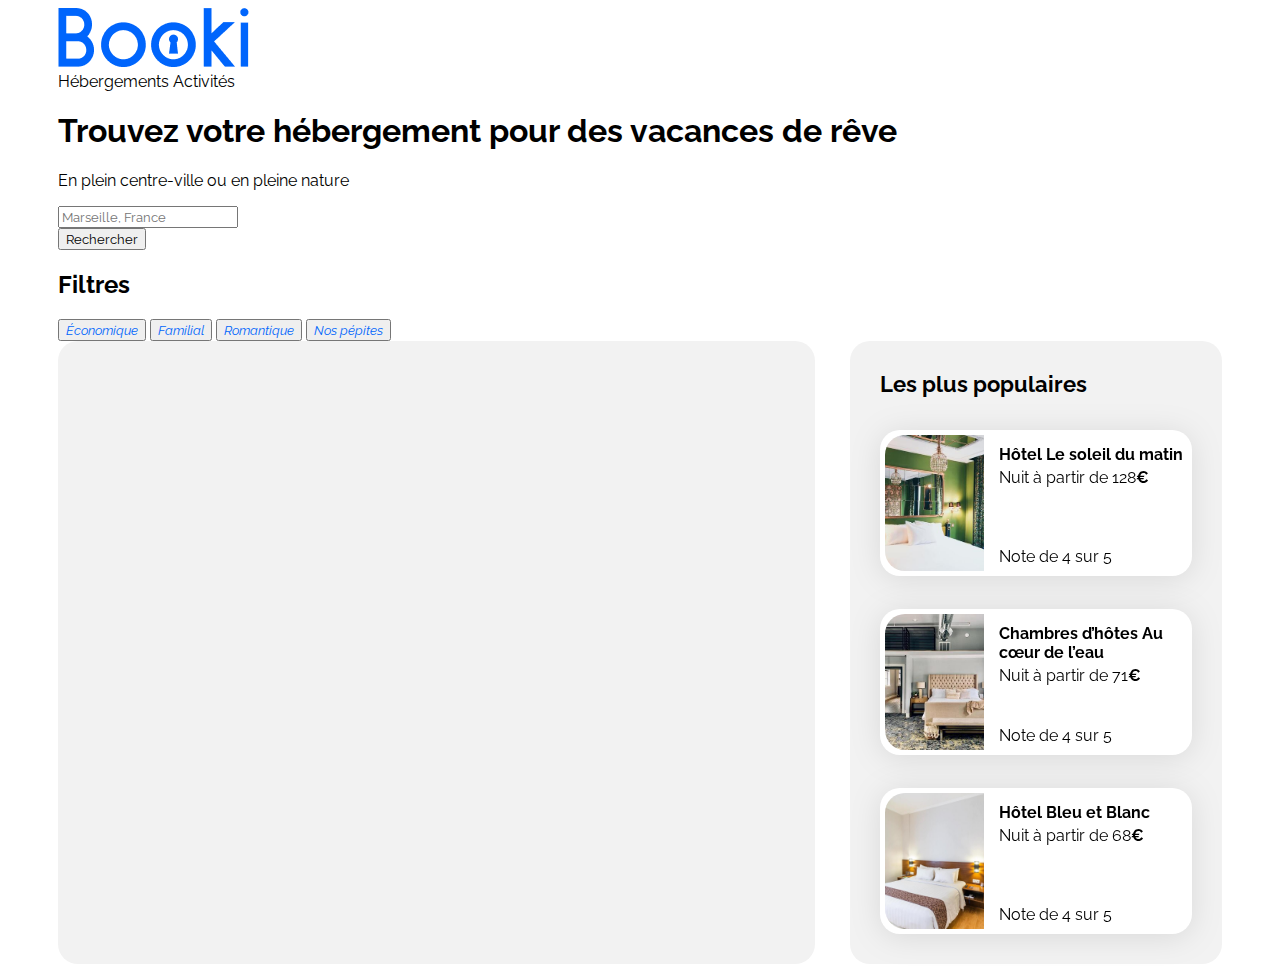
<file: booki-starter-code/index.html>
<!DOCTYPE html>
<html lang="fr">

<head>
    <meta charset="UTF-8">
    <meta name="viewport" content="width=device-width, initial-scale=1.0">
    <title>Booki</title>
    <link rel="preconnect" href="https://fonts.googleapis.com">
    <link rel="preconnect" href="https://fonts.gstatic.com" crossorigin>
    <link href="https://fonts.googleapis.com/css2?family=Raleway:wght@400;500;700&display=swap" rel="stylesheet">
    <link rel="stylesheet" href="https://cdnjs.cloudflare.com/ajax/libs/font-awesome/6.2.1/css/all.min.css"
        integrity="sha512-MV7K8+y+gLIBoVD59lQIYicR65iaqukzvf/nwasF0nqhPay5w/9lJmVM2hMDcnK1OnMGCdVK+iQrJ7lzPJQd1w=="
        crossorigin="anonymous" referrerpolicy="no-referrer" />
    <link rel="stylesheet" href="./css/style.css">
</head>

<body>
    <div class="main-container">
        <!-- Header Logo & Navbar-->
        <header>

            <div>
                <img src="images/logo/Booki.png" alt="Logo agence Booki" class="logo">
            </div>

            <nav>
                <a href="#hebergergement" class="link-nav">Hébergements</a>
                <a href="#activite" class="link-nav">Activités</a>
            </nav>
        </header>

        <!-- Section Research -->
        <main>
            <section>
                <h1>Trouvez votre hébergement pour des vacances de rêve</h1>
                <p>En plein centre-ville ou en pleine nature</p>
                <div class="search-button">
                    <div class="icon-location"><i class="fa-solid fa-location-dot"></i>
                    </div>
                    <div class="search-bar">
                        <form method="post">
                            <input type="search" id="site-search" name="site-search" class="textclass"
                                placeholder="Marseille, France" />
                        </form>
                    </div>
                    <div class="button">
                        <button id="search-button">
                            <span class="text">Rechercher</span>
                        </button>
                    </div>

                    <!-- filter-->
                    <div class="filters">
                        <div class="filter-title">
                            <h2>Filtres</h2>
                        </div>
                        <div class="filter-buttons">
                            <button class="filter-button">
                                <i class="fa-solid fa-money-bill-wave"> Économique</i>
                            </button>
                            <button class="filter-button">
                                <i class="fa-solid fa-person"> Familial</i>
                            </button>
                            <button class="filter-button">
                                <i class="fa-solid fa-heart"> Romantique</i>
                            </button>
                            <button class="filter-button">
                                <i class="fa-solid fa-fire"> Nos pépites</i>
                            </button>

                        </div>
                        <div class="filter-button"></div>
                        <div class="filter-button"></div>
                    </div>

                </div>


            </section>





            <div class="hebergements-and-populaires">
                <section class="hebergements">

                </section>
                <section class="populaires">
                    <div class="populaires-title">
                        <h2 class="section-title">Les plus populaires</h2>
                        <i class="fa-solid fa-chart-line" aria-hidden="true"></i>
                    </div>
                    <div class="populaires-cards">
                        <a href="#">
                            <article class="card">
                                <img src="./images/hebergements/emile-guillemot.jpg"
                                    alt="Image de la chambre d'hôtel montrant un lit">
                                <div class="card-content">
                                    <div class="card-txt">
                                        <h3 class="card-title">Hôtel Le soleil du matin</h3>
                                        <p class="card-subtitle">Nuit à partir de 128<span class="euro">€</span></p>
                                    </div>
                                    <div class="card-rating">
                                        <i class="fa-xs fa-solid fa-star" aria-hidden="true"></i>
                                        <i class="fa-xs fa-solid fa-star" aria-hidden="true"></i>
                                        <i class="fa-xs fa-solid fa-star" aria-hidden="true"></i>
                                        <i class="fa-xs fa-solid fa-star" aria-hidden="true"></i>
                                        <i class="fa-xs fa-solid fa-star neutral-star" aria-hidden="true"></i>
                                        <span class="sr-only">Note de 4 sur 5</span>
                                    </div>
                                </div>
                            </article>
                        </a>
                        <a href="#">
                            <article class="card">
                                <img src="./images/hebergements/aw-creative.jpg"
                                    alt="Image de la chambre d'hôtel montrant un lit">
                                <div class="card-content">
                                    <div class="card-txt">
                                        <h3 class="card-title">Chambres d’hôtes Au cœur de l’eau</h3>
                                        <p class="card-subtitle">Nuit à partir de 71<span class="euro">€</span></p>
                                    </div>
                                    <div class="card-rating">
                                        <i class="fa-xs fa-solid fa-star" aria-hidden="true"></i>
                                        <i class="fa-xs fa-solid fa-star" aria-hidden="true"></i>
                                        <i class="fa-xs fa-solid fa-star" aria-hidden="true"></i>
                                        <i class="fa-xs fa-solid fa-star" aria-hidden="true"></i>
                                        <i class="fa-xs fa-solid fa-star neutral-star" aria-hidden="true"></i>
                                        <span class="sr-only">Note de 4 sur 5</span>
                                    </div>
                                </div>
                            </article>
                        </a>
                        <a href="#">
                            <article class="card">
                                <img src="./images/hebergements/febrian-zakaria2.jpg"
                                    alt="Image de la chambre d'hôtel montrant un lit">
                                <div class="card-content">
                                    <div class="card-txt">
                                        <h3 class="card-title">Hôtel Bleu et Blanc</h3>
                                        <p class="card-subtitle">Nuit à partir de 68<span class="euro">€</span></p>
                                    </div>
                                    <div class="card-rating">
                                        <i class="fa-xs fa-solid fa-star" aria-hidden="true"></i>
                                        <i class="fa-xs fa-solid fa-star" aria-hidden="true"></i>
                                        <i class="fa-xs fa-solid fa-star" aria-hidden="true"></i>
                                        <i class="fa-xs fa-solid fa-star" aria-hidden="true"></i>
                                        <i class="fa-xs fa-solid fa-star neutral-star" aria-hidden="true"></i>
                                        <span class="sr-only">Note de 4 sur 5</span>
                                    </div>
                                </div>
                            </article>
                        </a>
                    </div>
                </section>
            </div>
        </main>
        <footer></footer>
    </div>
</body>

</html>
</file>
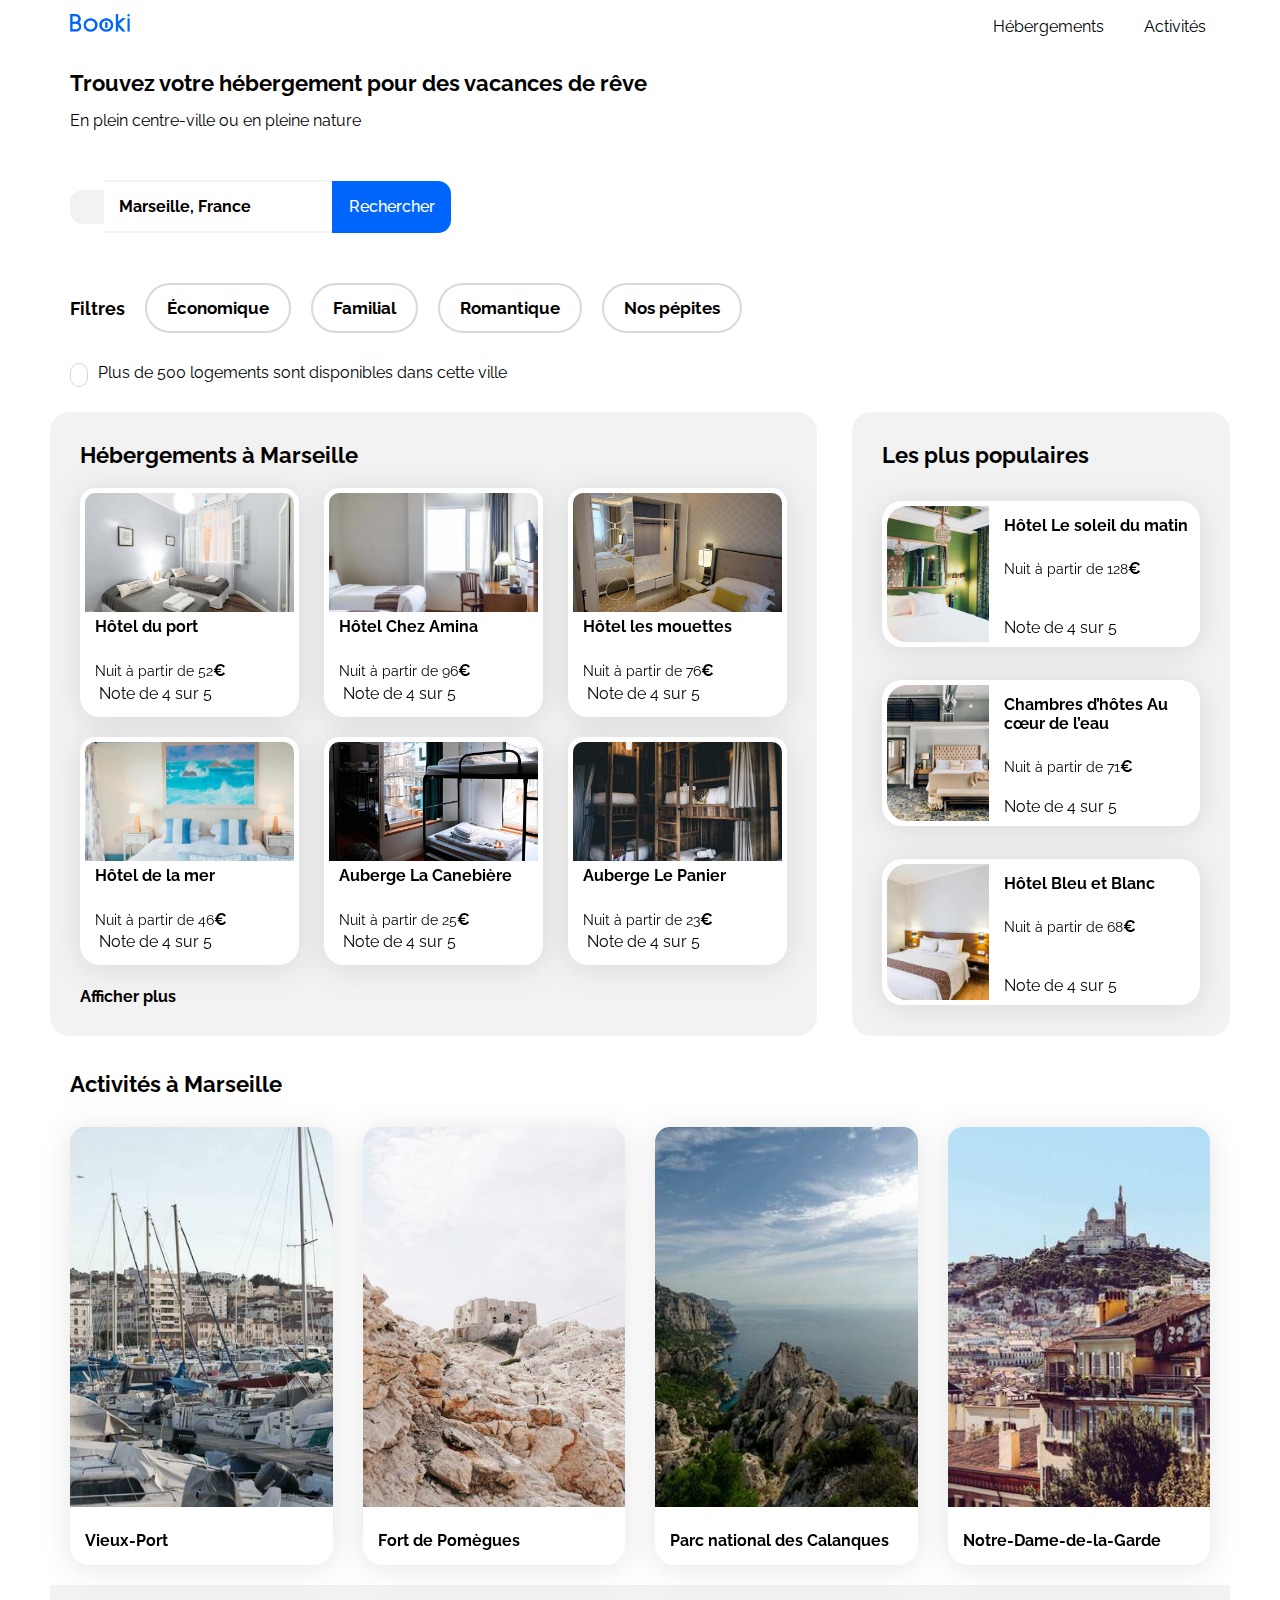
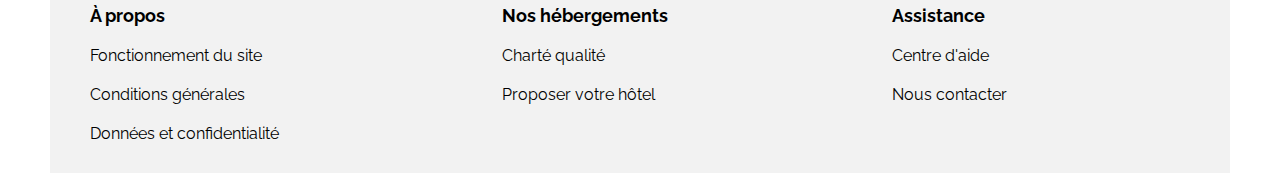
<file: Projet2/index.html>
<!DOCTYPE html>
<html lang="fr">

<head>
    <meta charset="UTF-8">
    <meta name="viewport" content="width=device-width, initial-scale=1.0">
    <title>Booki</title>
    <link rel="preconnect" href="https://fonts.googleapis.com">
    <link rel="preconnect" href="https://fonts.gstatic.com" crossorigin>
    <link href="https://fonts.googleapis.com/css2?family=Raleway:wght@400;500;700&display=swap" rel="stylesheet">
    <link rel="stylesheet" href="https://cdnjs.cloudflare.com/ajax/libs/font-awesome/6.2.1/css/all.min.css"
        integrity="sha512-MV7K8+y+gLIBoVD59lQIYicR65iaqukzvf/nwasF0nqhPay5w/9lJmVM2hMDcnK1OnMGCdVK+iQrJ7lzPJQd1w=="
        crossorigin="anonymous" referrerpolicy="no-referrer">
    <link rel="stylesheet" href="./css/style.css">
</head>

<body>
    <div class="main-container">
        
        <!-- Header Logo & Navbar -->
        
        <header>
            <div class="divlogo">
                <img src="images/logo/Booki.png" alt="Logo agence Booki" class="logo">
            </div>

            <nav>
                <a href="#hebergement" class="navlink">Hébergements</a>
                <a href="#activite" class="navlink">Activités</a>
            </nav>
        </header>

        <!-- Section Research -->

        <main>
            <section>
                <h1>Trouvez votre hébergement pour des vacances de rêve</h1>
                <p>En plein centre-ville ou en pleine nature</p>
                <div class="search-button">
                    <div class="icon-location"><i class="fa-solid fa-location-dot"></i>
                    </div>
                    <div class="search-bar">
                        <form method="post">
                            <input type="search" id="site-search" name="site-search" class="textclass"
                                placeholder="Marseille, France">
                        </form>
                    </div>
                    <div class="button">
                        <button id="search-button">
                            <span class="text">Rechercher</span>
                            <i class="fa-solid fa-magnifying-glass"></i>
                        </button>
                    </div>
                </div>

                    <!-- filters & button -->

                    <div class="filters">
                        <div class="filter-title">
                            <h2>Filtres</h2>
                        </div>
                        <div class="filter-buttons">
                            <button class="filter-button">
                                <span class="fa-solid fa-money-bill-wave"></span> Économique
                            </button>
                            <button class="filter-button">
                                <span class="fa-solid fa-person"></span> Familial
                            </button>
                            <button class="filter-button">
                                <span class="fa-solid fa-heart"></span> Romantique
                            </button>
                            <button class="filter-button">
                                <span class="fa-solid fa-fire"></span> Nos pépites
                            </button>
                        </div>
                    </div>
                <div class="space-txt-after-icon">
                    <span class="icon-container">
                        <i class="fa-solid fa-info"></i>
                    </span>
                
                <span class="text-after-icon"> Plus de 500 logements sont disponibles dans cette ville
                </span>
                </div>
            </section>
            

            <!-- Section Hebergements à Marseille -->
            
                <div class="hebergements-and-populaires" id="hebergement">
                    <section class="hebergements">
                        <div class="hebergements-title">
                            <h2 class="section-title">Hébergements à Marseille</h2>
                        </div>

                        <div class="hebergements-cards">
                            <!-- Hotel du port-->
                            <a href="#">
                                <article class="cardheb">
                                    <img src="./images/hebergements/fred-kleber.jpg" alt="Image chambre d'Hotel 2 lits">
                                    <div class="card-content">
                                        <div class="card-txt">
                                            <h3 class="card-title">Hôtel du port</h3>
                                            <p class="card-subtitle">
                                                Nuit à partir de 52<span class="euro">€</span>
                                            </p>
                                        </div>
                                        <div class="card-rating">
                                            <i class="fa-solid fa-star"></i>
                                            <i class="fa-solid fa-star"></i>
                                            <i class="fa-solid fa-star"></i>
                                            <i class="fa-solid fa-star"></i>
                                            <i class="fa-xs fa-solid fa-star neutral-star" aria-hidden="true"></i>
                                            <span class="sr-only">Note de 4 sur 5</span>
                                        </div>
                                    </div>
                                    <div class="back-card"></div>
                                </article>
                            </a>
                            <!-- Hôtel Chez Amina -->
                            <a href="#">
                                <article class="cardheb">
                                    <img src="./images/hebergements/febrian-zakaria.jpg"
                                        alt="Image de la chambre d'hôtel montrant un lit">
                                    <div class="card-content">
                                        <div class="card-txt">
                                            <h3 class="card-title">Hôtel Chez Amina</h3>
                                            <p class="card-subtitle">Nuit à partir de 96<span class="euro">€</span>
                                            </p>
                                        </div>
                                        <div class="card-rating">
                                            <i class="fa-solid fa-star"></i>
                                            <i class="fa-solid fa-star"></i>
                                            <i class="fa-solid fa-star"></i>
                                            <i class="fa-solid fa-star"></i>
                                            <i class="fa-xs fa-solid fa-star neutral-star" aria-hidden="true"></i>
                                            <span class="sr-only">Note de 4 sur 5</span>
                                        </div>
                                    </div>
                                </article>
                            </a>
                            <!-- Hôtel Les mouettes -->
                            <a href="#">
                                <article class="cardheb">
                                    <img src="./images/hebergements/reisetopia.jpg"
                                        alt="Image de la chambre d'hôtel montrant un lit">
                                    <div class="card-content">
                                        <div class="card-txt">
                                            <h3 class="card-title">Hôtel les mouettes</h3>
                                            <p class="card-subtitle">Nuit à partir de 76<span class="euro">€</span>
                                            </p>
                                        </div>
                                        <div class="card-rating">
                                            <i class="fa-solid fa-star"></i>
                                            <i class="fa-solid fa-star"></i>
                                            <i class="fa-solid fa-star"></i>
                                            <i class="fa-solid fa-star"></i>
                                            <i class="fa-xs fa-solid fa-star neutral-star" aria-hidden="true"></i>
                                            <span class="sr-only">Note de 4 sur 5</span>
                                        </div>
                                    </div>
                                </article>
                            </a>
                            <!-- Hôtel de la mer -->
                            <a href="#">
                                <article class="cardheb">
                                    <img src="./images/hebergements/annie-spratt.jpg"
                                        alt="Image de la chambre d'hôtel montrant un lit">
                                    <div class="card-content">
                                        <div class="card-txt">
                                            <h3 class="card-title">Hôtel de la mer</h3>
                                            <p class="card-subtitle">Nuit à partir de 46<span class="euro">€</span></p>
                                        </div>
                                        <div class="card-rating">
                                            <i class="fa-solid fa-star"></i>
                                            <i class="fa-solid fa-star"></i>
                                            <i class="fa-solid fa-star"></i>
                                            <i class="fa-solid fa-star"></i>
                                            <i class="fa-xs fa-solid fa-star neutral-star" aria-hidden="true"></i>
                                            <span class="sr-only">Note de 4 sur 5</span>
                                        </div>
                                    </div>
                                </article>
                            </a>
                            <!-- Auberge La Canebère -->
                            <a href="#">
                                <article class="cardheb">
                                    <img src="./images/hebergements/marcus-loke.jpg"
                                        alt="Image de la chambre d'hôtel montrant un lit">
                                    <div class="card-content">
                                        <div class="card-txt">
                                            <h3 class="card-title">Auberge La Canebière</h3>
                                            <p class="card-subtitle">Nuit à partir de 25<span class="euro">€</span></p>
                                        </div>
                                        <div class="card-rating">
                                            <i class="fa-solid fa-star"></i>
                                            <i class="fa-solid fa-star"></i>
                                            <i class="fa-solid fa-star"></i>
                                            <i class="fa-solid fa-star"></i>
                                            <i class="fa-xs fa-solid fa-star neutral-star" aria-hidden="true"></i>
                                            <span class="sr-only">Note de 4 sur 5</span>
                                        </div>
                                    </div>
                                </article>
                            </a>
                            <!-- Auberge Le Panier -->
                            <a href="#">
                                <article class="cardheb">
                                    <img src="./images/hebergements/nicate-lee.jpg"
                                        alt="Image de la chambre d'hôtel montrant un lit">
                                    <div class="card-content">
                                        <div class="card-txt">
                                            <h3 class="card-title">Auberge Le Panier</h3>
                                            <p class="card-subtitle">Nuit à partir de 23<span class="euro">€</span></p>
                                        </div>
                                        <div class="card-rating">
                                            <i class="fa-solid fa-star"></i>
                                            <i class="fa-solid fa-star"></i>
                                            <i class="fa-solid fa-star"></i>
                                            <i class="fa-solid fa-star"></i>
                                            <i class="fa-xs fa-solid fa-star neutral-star" aria-hidden="true"></i>
                                            <span class="sr-only">Note de 4 sur 5</span>
                                        </div>
                                    </div>
                                </article>
                            </a>
                        </div>    
                            <!-- Afficher plus -->
                        <div class="show-more">
                            <a href="#">Afficher plus</a>
                        </div>



        <!-- Cards Les plus populaires (droite)-->
                        
                    </section>
                    <section class="populaires">
                        <div class="populaires-title">
                            <h2 class="section-title">Les plus populaires</h2>
                            <i class="fa-solid fa-chart-line" aria-hidden="true"></i>
                        </div>
                        <div class="populaires-cards">
                            <a href="#">
                                <article class="card">
                                    <img src="./images/hebergements/emile-guillemot.jpg"
                                        alt="Image de la chambre d'hôtel montrant un lit">
                                    <div class="card-content">
                                        <div class="card-txt">
                                            <h3 class="card-title">Hôtel Le soleil du matin</h3>
                                            <p class="card-subtitle">Nuit à partir de 128<span class="euro">€</span></p>
                                        </div>
                                        <div class="card-rating">
                                            <i class="fa-xs fa-solid fa-star" aria-hidden="true"></i>
                                            <i class="fa-xs fa-solid fa-star" aria-hidden="true"></i>
                                            <i class="fa-xs fa-solid fa-star" aria-hidden="true"></i>
                                            <i class="fa-xs fa-solid fa-star" aria-hidden="true"></i>
                                            <i class="fa-xs fa-solid fa-star neutral-star" aria-hidden="true"></i>
                                            <span class="sr-only">Note de 4 sur 5</span>
                                        </div>
                                    </div>
                                </article>
                            </a>
                            <a href="#">
                                <article class="card">
                                    <img src="./images/hebergements/aw-creative.jpg"
                                        alt="Image de la chambre d'hôtel montrant un lit">
                                    <div class="card-content">
                                        <div class="card-txt">
                                            <h3 class="card-title">Chambres d’hôtes Au cœur de l’eau</h3>
                                            <p class="card-subtitle">Nuit à partir de 71<span class="euro">€</span></p>
                                        </div>
                                        <div class="card-rating">
                                            <i class="fa-xs fa-solid fa-star" aria-hidden="true"></i>
                                            <i class="fa-xs fa-solid fa-star" aria-hidden="true"></i>
                                            <i class="fa-xs fa-solid fa-star" aria-hidden="true"></i>
                                            <i class="fa-xs fa-solid fa-star" aria-hidden="true"></i>
                                            <i class="fa-xs fa-solid fa-star neutral-star" aria-hidden="true"></i>
                                            <span class="sr-only">Note de 4 sur 5</span>
                                        </div>
                                    </div>
                                </article>
                            </a>
                            <a href="#">
                                <article class="card">
                                    <img src="./images/hebergements/febrian-zakaria2.jpg"
                                        alt="Image de la chambre d'hôtel montrant un lit">
                                    <div class="card-content">
                                        <div class="card-txt">
                                            <h3 class="card-title">Hôtel Bleu et Blanc</h3>
                                            <p class="card-subtitle">Nuit à partir de 68<span class="euro">€</span></p>
                                        </div>
                                        <div class="card-rating">
                                            <i class="fa-xs fa-solid fa-star" aria-hidden="true"></i>
                                            <i class="fa-xs fa-solid fa-star" aria-hidden="true"></i>
                                            <i class="fa-xs fa-solid fa-star" aria-hidden="true"></i>
                                            <i class="fa-xs fa-solid fa-star" aria-hidden="true"></i>
                                            <i class="fa-xs fa-solid fa-star neutral-star" aria-hidden="true"></i>
                                            <span class="sr-only">Note de 4 sur 5</span>
                                        </div>
                                    </div>
                                </article>
                            </a>
                        </div>
                    </section>
                </div>

                <!-- Activities Marseille -->

                <section class="marseille-activities" id="activite">
                    <div class="div-title">
                         <h2 class="section-title">Activités à Marseille</h2>
                    </div>
                    <div class="activities-cards">
                        <!-- Vieux-Port -->
                        <article class="cardact">
                            <a href="#">
                                <img src="images/activites/reno-laithienne.jpg"
                                    alt="vieux port de Marseille avec des bateaux">
                                <div class="card-content">
                                    <div class="card-txt">
                                        <h3 class="card-title">Vieux-Port</h3>
                                    </div>
                                </div>
                            </a>
                        </article>
                        <!--Fort de Pomègues -->
                        <article class="cardact">
                            <a href="#">
                                <img src="images/activites/paul-hermann.jpg" alt="Fort de Pomègues et rochers">
                                <div class="card-content">
                                    <div class="card-txt">
                                        <h3 class="card-title">Fort de Pomègues</h3>
                                    </div>
                                </div>
                            </a>
                        </article>
                        <!--Parc national des Calanques -->
                        <article class="cardact">
                            <a href="#">
                                <img src="images/activites/kilyan-sockalingum.jpg"
                                    alt="vue en hauteur de rochers et la mer">
                                <div class="card-content">
                                    <div class="card-txt">
                                        <h3 class="card-title">Parc national des Calanques</h3>
                                    </div>
                                </div>
                            </a>
                        </article>
                        <!-- Notre-Dame-de-la-Garde-->
                        <article class="cardact">
                            <a href="#">
                                <img src="images/activites/florian-wehde.jpg"
                                    alt="vue en contre bas de Notre Dame de la Garde">
                                <div class="card-content">
                                    <div class="card-txt">
                                        <h3 class="card-title">Notre-Dame-de-la-Garde</h3>
                                    </div>
                                </div>
                            </a>
                        </article>
                    </div>
                </section>
        </main>
        
        <!------------------- Footer ------------------->

        <footer>
            <div class="pdp">
                <div class="about-footer">
                    <h3>À propos</h3>
                    <ul class="about-list">
                        <li><a href="#">Fonctionnement du site</a></li>
                        <li><a href="#">Conditions générales</a></li>
                        <li><a href="#">Données et confidentialité</a></li>
                    </ul>
                </div>

                <div class="hebergements-footer">
                    <h3>Nos hébergements</h3>
                    <ul class="hebergements-list">
                        <li><a href="#">Charté qualité</a></li>
                        <li><a href="#">Proposer votre hôtel</a></li>
                    </ul>
                </div>

                <div class="assistance-footer">
                    <h3>Assistance</h3>
                    <ul class="assistance-list">
                        <li><a href="#">Centre d'aide</a></li>
                        <li><a href="#">Nous contacter</a></li>
                    </ul>
                </div>
            </div>
        </footer>
    </div>
</body>

</html>
</file>
<file: booki-starter-code/css/style.css>
/****** General ***********/
* {
    font-family: 'Raleway', sans-serif;
}

:root {
    --main-color: #0065FC;
    --main-bg-color: #F2F2F2;
    --filter-bg-color: #DEEBFF;
}

.fa-solid {
    color: var(--main-color);
}

body {
    display: flex;
    justify-content: center;
}

.main-container {
    width: 100%;
    max-width: 1440px;
    padding: 0 50px;
    box-sizing: border-box;
}

a {
    color: inherit;
    text-decoration: none;
}

.section-title {
    margin: 0;
    font-size: 22px;
}

.card {
    background-color: white;
    border-radius: 20px;
    padding: 5px;
    filter: drop-shadow(0px 3px 15px rgba(0, 0, 0, 0.1));
}

.card img {
    object-fit: cover;
}

.card-title {
    font-size: 16px;
}

.euro {
    font-weight: 700;
}

.neutral-star {
    color: var(--main-bg-color)
}

/****** Hebergements And Populaires ***********/
.hebergements-and-populaires {
    display: flex;
    justify-content: space-between;
}

.hebergements-and-populaires section {
    background-color: var(--main-bg-color);
    border-radius: 20px;
    padding: 30px;
    box-sizing: border-box;
}

/****** Hebergements ***********/
.hebergements {
    width: 65%;
}

/****** Populaires ***********/
.populaires {
    width: 32%;
}

.populaires-title {
    display: flex;
    justify-content: space-between;
    align-items: center;
}

.populaires-cards .card {
    display: flex;
    margin-top: 33px;
}

.populaires-cards img {
    width: 33%;
    height: 136px;
    border-top-left-radius: 20px;
    border-bottom-left-radius: 20px;
}

.populaires-cards .card-content {
    width: 67%;
    padding-left: 15px;
    display: flex;
    flex-direction: column;
    justify-content: space-between;
    box-sizing: border-box;
}

.populaires-cards .card-title {
    margin-top: 10px;
    margin-bottom: 4px;
}

.populaires-cards .card-subtitle {
    margin: 0;
}

.populaires-cards .card-rating {
    margin-bottom: 5px;
}




/* Le code ci-dessous correspond à la version responsive uniquement */

/****** Media queries ***********/
/* Medium devices (tablets, less/equal than 1024px) */
@media (max-width: 1024px) {
    .hebergements-and-populaires {
        flex-direction: column;
    }

    .hebergements {
        width: 100%;
    }

    .populaires {
        width: 100%;
        margin-top: 50px;
    }

    .populaires-cards {
        display: flex;
        flex-direction: row;
        justify-content: space-between;
    }

    .populaires-cards a {
        width: 30%;
    }

    .populaires-cards .card-title {
        font-size: 14px;
    }

    .populaires-cards .card-subtitle {
        font-size: 13px;
    }
}

/* Small devices (phones, less than 768px) */
@media (max-width: 767.98px) {
    /* ... */
}
</file>
<file: Projet2/css/style.css>
/****** General ***********/
* {
    font-family: "Raleway", sans-serif;
    margin: 0px;
    padding: 0px;
    box-sizing: border-box;
    font-size: 16px;
}

/* Mon CSS */

html {
    max-width: 1440px;
    margin-left: auto;
    margin-right: auto;
}

header {
    display: flex;
    justify-content: space-between;
    align-items: center;
    padding-left: 20px;
    margin-right: 2%;
}

header img {
    width: 100%;
    max-width: 60px;
}

nav {
    display: flex;
    gap: 40px;
    text-decoration: none;
}

.navlink:hover {
    color: #0065fc;
    border-width: 2px 0 0 0;
    border-style: solid;
    border-color: #0065fc;
}

.navlink {
    display: flex;
    border-width: 2px 0 0 0;
    border-style: solid;
    border-color: white;
    height: 50px;
    align-items: center;
    cursor: pointer;
}

h1 {
    margin-bottom: -5px;
    font-size: 22px;
}

section {
    padding: 20px;
}

p {
    font-size: 16px;
    padding-top: 20px;
}

a {
    cursor: auto;
}


.search-button {
    display: flex;
    margin: 50px 0 50px 0;
    align-items: center;
}

.icon-location {
    border: 0;
    background-color: #f2f2f2;
    padding: 17px;
    border-radius: 13px 0 0 13px;

}

.icon-location i {
    color: #000000;
}

.search-bar input[type="search"] {
    padding: 15px;
    border-left: none;
    border-right: none;
    border-bottom-color: #f2f2f2;
    border-top-color: #f2f2f220;
}

.search-bar input[type="search"]::placeholder {
    color: black;
}

.search-bar input[type="search"]:focus {
    outline: none;
}

.button {
    padding: 16.5px;
    background-color: #0065fc;
    border: none;
    border-radius: 0 13px 13px 0;
    cursor: pointer;
}

.button button {
    border: none;
    color: white;
    font-size: medium;
    font-weight: 520;
    background-color: #0065fc;
    cursor: pointer;
}

.button .text {
    display: inline-block;
}

.button .icon {
    display: none;
}

.textclass {
    font-weight: bold;
    color: #000000;
    font-size: medium;
}

.text-after-icon {
    font-size: 16px;
}

.space-txt-after-icon {
    margin-bottom: 30px;
}

.filters {
    display: flex;
    align-items: center;
    font-size: 13px;
    gap: 20px;
    margin-bottom: 30px;
}

.filter-title h2 {

    font-size: 18px;
}

.filter-buttons {
    display: flex;
    gap: 20px;
}

.filter-button {
    height: 50px;
    font-size: 17px;
    font-weight: bold;
    background-color: white;
    border-radius: 30px;
    padding: 0 20px 0 20px;
    border: 2px solid #d9d9d9;
    cursor: pointer;
}

.filter-buttons :hover {
    background-color: #deebff;
}

.fa-info {
    border-radius: 30px;
    border: 1px solid #d9d9d9;
    padding: 4px 8px 5px 8px;
}

.icon-container {
    font-size: 11px;
    padding: 0 10px 0 0;
}

.icon-container i {
    font-size: 11px;
}

section {
    padding-bottom: 0;
}


/* Fin de mon CSS */

:root {
    --main-color: #0065fc;
    --main-bg-color: #f2f2f2;
    --filter-bg-color: #deebff;
}

.fa-solid {
    color: var(--main-color);
}

body {
    display: flex;
    justify-content: center;
    padding: 0;
    margin: 0px;
}

.main-container {
    width: 100%;
    max-width: 1440px;
    padding: 0 50px;

}

a {
    color: inherit;
    text-decoration: none;

}

.section-title {
    margin: 0;
    font-size: 22px;
}

.card {
    background-color: white;
    border-radius: 20px;
    padding: 5px;
    filter: drop-shadow(0px 3px 15px rgba(0, 0, 0, 0.1));
    transition: transform 0.3s ease;
    /* fluidité de transition hover */

}


.euro {
    font-weight: 700;
}

.neutral-star {
    color: var(--main-bg-color);
}

/****** Hebergements And Populaires ***********/
.hebergements-and-populaires {
    display: flex;
    justify-content: space-between;
}

.hebergements-and-populaires section {
    background-color: var(--main-bg-color);
    border-radius: 20px;
    padding: 30px;
}

/****** Hebergements ***********/
.hebergements {
    width: 65%;
    margin: 0;
}

.hebergements-title {
    align-items: center;
    /*La propriété CSS raccourcie définit la manière dont un élément flexible s'agrandira ou se rétrécira pour s'adapter à l'espace disponible dans son conteneur flexible.flex */
}

.hebergements-cards {

    display: flex;
    flex-direction: row;
    flex-wrap: wrap;
    /* si row de 3 cards à 31%, le restant pour 2 gaps : gap = (3*31) / 2 = 3.5 */
    gap: 3.5%;

}

.hebergements-cards .card-title {
    margin: 5px 0 5px;
}


.hebergements-cards>a {
    margin-top: 20px;
    /* margin-top ecart des cards*/
    width: 31%;
}

.hebergements-cards .card-rating {
    margin: 2%;

}

.hebergements-cards a {
    cursor: pointer;
}


.cardheb img {
    width: 100%;
    height: 124px;
    border: 5px solid white;
    border-bottom: 0;
    object-fit: cover;
    border-radius: 15px 15px 0 0;

}

.cardheb {
    width: 100%;
    height: 100%;
    display: flex;
    flex-direction: column;
    background-color: white;
    border-radius: 20px;
    filter: drop-shadow(0px 3px 15px rgba(0, 0, 0, 0.1));
    text-decoration: none;
    color: inherit;
    transition: transform 0.3s ease;
    /* fluidité de transition hover */
}


.cardheb .card-content {

    flex-grow: 1;
    /* La div grandira dans la même proportion que la taille de la fenêtre  */
    padding: 0 15px 10px 15px;
    margin: 0;
    display: flex;
    justify-content: space-between;
    flex-direction: column;
}

/* Effet de survol */
.cardheb:hover {
    transform: scale(1.05);
    /* Agrandir légèrement la carte au survol */
}

.card:hover {
    transform: scale(1.05);
    /* Agrandir légèrement la carte au survol */
}

.card-title {
    font-size: 16px;
    margin: 5px;
    font-weight: 700;
}

.card-txt {
    width: 100%;
}

.show-more {
    font-size: 18px;
    font-weight: 700;
    padding: 0;
    margin-top: 20px;


}

.show-more>a {
    cursor: pointer;
}

.card-subtitle {

    font-size: 14px;
    font-weight: 400;
}



/****** Populaires ***********/
.populaires {
    width: 32%;
}

.populaires-title {
    display: flex;
    justify-content: space-between;
    align-items: center;
}

.populaires-cards .card {
    display: flex;
    margin-top: 33px;
}

.populaires-cards img {
    object-fit: cover;
    /*-- La propriété CSS object-fit définit la façon dont le contenu d'un élément remplacé (<img> ou <video> par exemple) doit s'adapter à son conteneur en utilisant sa largeur et sa hauteur. --*/
    width: 33%;
    height: 136px;
    border-top-left-radius: 20px;
    border-bottom-left-radius: 20px;
}

.populaires-cards .card-content {
    width: 67%;
    padding-left: 15px;
    display: flex;
    flex-direction: column;
    justify-content: space-between;
}

.populaires-cards .card-title {
    margin: 0;
    margin-top: 10px;
    margin-bottom: 4px;
}

.populaires-cards .card-subtitle {
    margin: 0;
}

.populaires-cards .card-rating {
    margin-bottom: 5px;

}

.populaires-cards a {
    cursor: pointer;
}

/****** Activités à Marseille  ***********/





.marseille-activities .div-title {

    padding: 15px 0 30px 0;
}

.activities-cards {
    display: flex;
    gap: 30px;
}

.cardact {
    flex: 1;
    margin-bottom: 20px;
    /*margin-bottom écart des cards */
    background-color: white;
    border-radius: 20px;
    filter: drop-shadow(0px 3px 15px rgba(0, 0, 0, 0.1));
    text-decoration: none;
    color: inherit;
    transition: transform 0.3s ease;
    /* fluidité de transition hover */
}

.cardact img {
    width: 100%;
    border-bottom: 0;
    object-fit: cover;
    border-radius: 15px 15px 0 0;
    height: 380px;
}

.cardact .card-content {
    padding: 0 15px 10px 15px;
    margin: 0;
}

.cardact .card-title {
    margin: 20px 0 5px;
}

/* Effet de survol */
.cardact:hover {
    transform: scale(1.05);
    /* Agrandir légèrement la carte au survol */
}

.cardact a {
    cursor: pointer;
}

/****** Footer ***********/

.pdp {
    display: flex;
    flex-direction: row;
    justify-content: space-between;
    background-color: var(--main-bg-color);
    padding: 20px;

}



.about-list,
.hebergements-list,
.assistance-list {
    list-style: none;


}

.pdp h3 {
    font-size: 18px;
    padding-bottom: 10px;

}

.pdp li {
    padding: 10px 0;
}

.pdp a {
    cursor: pointer;
}

.about-footer,
.hebergements-footer,
.assistance-footer {
    flex-grow: 1;
    padding: 0 20px;
}

/* Le code ci-dessous correspond à la version responsive uniquement */

/****** Media queries ***********/
/* Medium devices (tablets, less/equal than 1024px) */
@media (max-width: 1024px) {


    .divlogo {
        margin: 30px 0;
    }

    header,
    section {
        padding: 0;
    }


    h2 {
        margin-bottom: 20px;
    }

    /******************** Filters ********************/
    .filters {
        display: inline-block;

    }



    /******************** hebergements à Marseille ********************/
    .hebergements-and-populaires {
        flex-direction: column;
    }

    .hebergements {
        width: 100%;
    }

    .populaires {
        width: 100%;
        margin-top: 50px;
    }

    .populaires-cards {
        display: flex;
        flex-direction: row;
        justify-content: space-between;
    }

    .populaires-cards a {
        width: 30%;
    }

    .populaires-cards .card-title {
        font-size: 14px;
    }

    .populaires-cards .card-subtitle {
        font-size: 13px;
    }

    .cardact {
        position: relative;
        height: 250px;
    }

    .cardact img {
        position: absolute;
        border-radius: 20px;

    }

    .cardact a>img,
    .cardact a {
        display: block;
        height: 200px;
    }

    .cardact .card-content {
        position: absolute;
        width: 100%;
        height: 73px;
        bottom: 0;
        background-color: white;
        border-radius: 0 0 20px 20px;

    }


    .marseille-activities {
        flex-flow: row;

    }

    /******************** FOOTER ********************/




}

/* Small devices (phones, less than 768px) */
@media (max-width: 767.98px) {

    .main-container {

        padding: 0;
    }


    body {
        background-color: white;


    }

    .divlogo {
        display: flex;
        justify-content: center;
        margin: 20px 0 0 0;

    }

    header {
        padding: 0;
        width: 100%;
        display: flex;
        flex-direction: column;
    }

    header>div,
    nav {
        width: 100%;

    }

    nav {
        gap: 0;
        margin: 30px 0 30px;
    }




    .navlink {
        display: block;
        width: 100%;
        padding: 10px;
        text-align: center;
        position: relative;
        border-top: none;
        border-bottom: 3px solid #9e9c9c20;

    }


    .navlink:hover {

        color: #0065fc;
        border-top: none;
        border-bottom: 3px solid #0065fc;


    }


    /******************** button ********************/


    #search-button .text {
        display: none;
    }

    #search-button .fa-magnifying-glass {
        color: white;
    }



    .search-bar {
        flex-grow: 1;
    }

    #site-search {
        width: 100%;
    }

    .button {
        padding: 18px;
        border-radius: 15px;
        margin: -5px;
        box-shadow: 3px 3px 8px #666666;

    }

    .button:hover {
        transform: scale(1.05);
        transition: transform 0.3s ease;
    }



    /******************** Filtres ********************/


    section {
        margin: 20px;
    }

    .filters {
        margin: 0;
        display: inline-block;

    }

    h2 {
        margin-bottom: 20px;
    }



    .filter-title {
        margin-left: 0;
    }

    .filter-buttons {
        flex-wrap: wrap;
        justify-content: center;
        margin: 30px 0;
        gap: 10px;
    }

    .filter-button {
        display: flex;
        width: 45%;
        align-items: center;
        justify-content: center;
        font-size: 14px;
        padding: 0 20px 0 20px;
        margin-bottom: 10px;
        overflow: hidden;


    }

    .filter-button .fa-solid {
        margin-right: 10px;
        /* Ajout de marge entre icone et texte span */
    }

    .space-txt-after-icon {
        display: flex;

    }




    /******************** Les plus populaires ********************/

    .populaires {
        width: 100%;
        /* Largeur section populaire */
        margin: 0;
        margin-top: 10px;
        order: 1;
    }

    .populaires-cards {
        flex-direction: column;
        width: 100%;
    }

    .populaires-cards .card {
        width: 100%;
        height: 146px;
        margin-top: 20px;
        display: flex;
    }

    .populaires-cards img {
        width: 111.67px;
        height: 136px;
        border-top-left-radius: 20px;
        border-bottom-left-radius: 20px;

    }

    .populaires-cards .card-content {
        width: calc(100% - 111.67px);
        /* Largeur calculée pour le contenu */
        padding-left: 15px;
        overflow: hidden;
        /* Empêcher le contenu de déborder */
        display: flex;
        flex-direction: column;
        justify-content: space-between;
    }

    .populaires-cards .card-rating {
        margin-bottom: 5px;
    }

    .populaires-cards a {
        width: 100%;
    }

    .populaires-cards .card-title {
        font-size: 14px;
    }

    .populaires-cards .card-subtitle {
        font-size: 13px;
    }

    .hebergements-and-populaires section {
        border-radius: initial;

    }

    .populaires {
        background-color: #f2f2f2;

    }


    /******************** Hébergements à Marseille ********************/



    .hebergements {
        order: 2;
    }

    .hebergements-and-populaires>.hebergements {
        background-color: #fff;
    }

    .hebergements-cards {
        flex-direction: column;

    }

    .hebergements-cards>a {
        width: 100%;
    }

    .hebergements-cards .cardheb {
        display: flex;
        width: 100%;
        height: 207px;
    }

    .card-subtitle {
        padding: 0;
    }

    /******************** Activités à Marseille ********************/



    .activities-cards {
        flex-direction: column;
        display: block;
    }


    .activities-cards .cardact {
        display: flex;
        width: 100%;
        height: 200px;
    }

    .activities-cards .card-content {
        width: 100%;
        height: 59px;

    }

    .cardact a>img {

        width: 100%;
        height: 99%;
    }


    /******************** Footer ********************/

    .pdp {
        flex-direction: column;
        margin-top: 50px;
    }


    .hebergements-footer,
    .assistance-footer {
        margin-top: 40px;
    }

}
</file>
